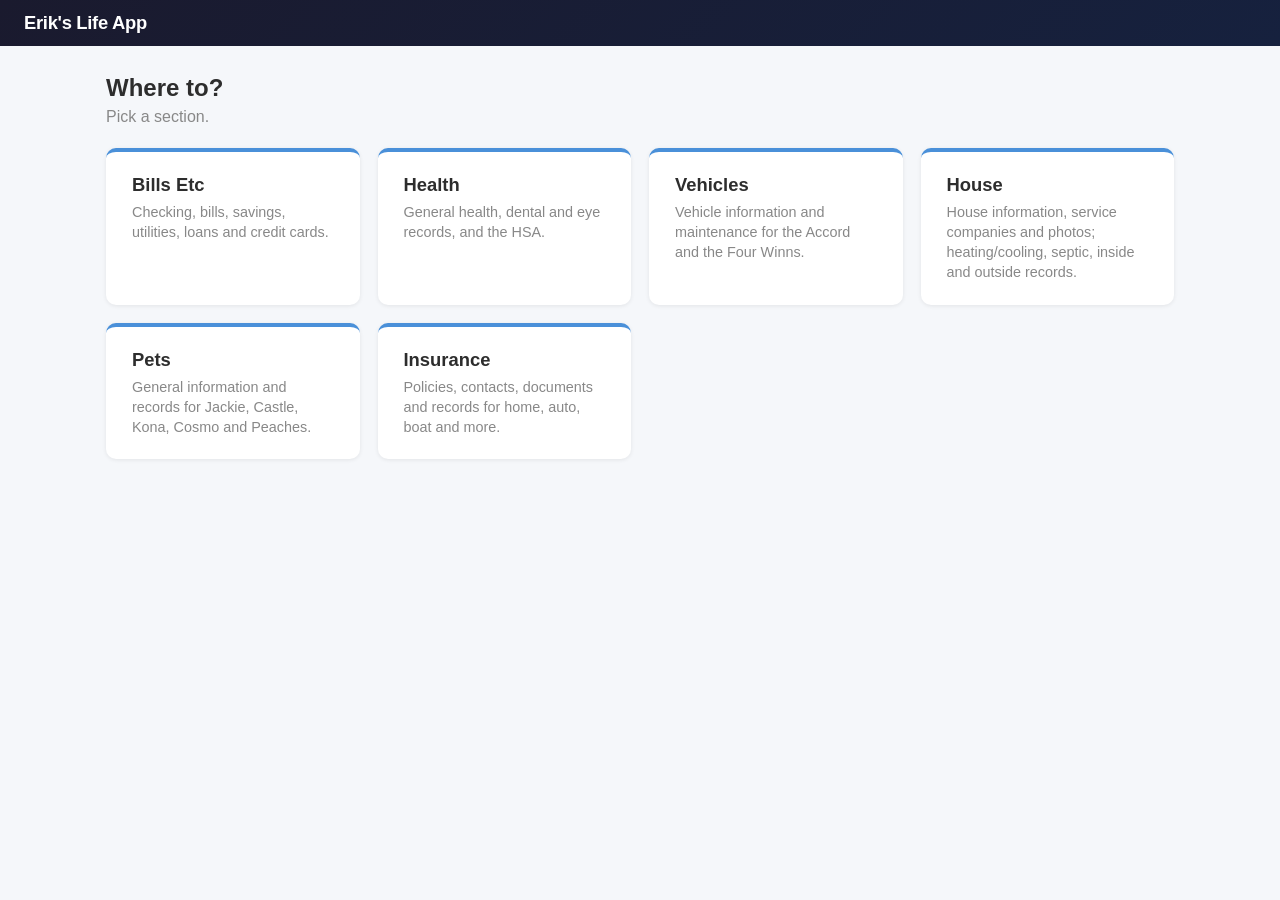
<file: docs/index.html>
<!doctype html>
<html lang="en">
<head>
    <meta charset="utf-8">
    <meta name="viewport" content="width=device-width, initial-scale=1">
    <title>Erik's Life App</title>
    <script>
        // Links saved before Bills Etc moved to its own page (…/#month, …/#utilities/water) still open that page.
        if (location.hash.length > 1) location.replace('bills-etc/' + location.hash);
    </script>
    <style>
        :root {
            --bg: #f5f7fa;
            --surface: #ffffff;
            --text: #2d2d2d;
            --muted: #888;
            --navy: #1a1a2e;
            --navy-2: #16213e;
            --blue: #4a90d9;
        }
        * { box-sizing: border-box; margin: 0; padding: 0; }
        body {
            font-family: -apple-system, BlinkMacSystemFont, 'Segoe UI', Roboto, sans-serif;
            color: var(--text);
            background: var(--bg);
            min-height: 100vh;
        }
        .topbar {
            background: linear-gradient(135deg, var(--navy) 0%, var(--navy-2) 100%);
            color: #fff;
            padding: 12px 24px;
        }
        .brand { font-weight: 700; font-size: 1.15em; letter-spacing: -0.3px; }
        main { max-width: 1100px; margin: 28px auto; padding: 0 16px 60px; }
        h1 { font-size: 1.5em; margin-bottom: 6px; }
        p.lead { color: var(--muted); margin-bottom: 22px; }
        .apps { display: grid; grid-template-columns: repeat(auto-fill, minmax(240px, 1fr)); gap: 18px; }
        .app {
            display: block;
            background: var(--surface);
            border-radius: 10px;
            padding: 22px 26px;
            box-shadow: 0 1px 4px rgba(0,0,0,0.08);
            color: inherit;
            text-decoration: none;
            border-top: 4px solid var(--blue);
            transition: box-shadow 0.15s, transform 0.15s;
        }
        .app:hover { box-shadow: 0 4px 14px rgba(0,0,0,0.12); transform: translateY(-2px); }
        .app h2 { font-size: 1.15em; margin-bottom: 6px; }
        .app p { color: var(--muted); font-size: 0.9em; line-height: 1.4; }
    </style>
</head>
<body>
    <header class="topbar">
        <div class="brand">Erik's Life App</div>
    </header>
    <main>
        <h1>Where to?</h1>
        <p class="lead">Pick a section.</p>
        <div class="apps">
            <a class="app" href="bills-etc/">
                <h2>Bills Etc</h2>
                <p>Checking, bills, savings, utilities, loans and credit cards.</p>
            </a>
            <a class="app" href="health/">
                <h2>Health</h2>
                <p>General health, dental and eye records, and the HSA.</p>
            </a>
            <a class="app" href="vehicles/">
                <h2>Vehicles</h2>
                <p>Vehicle information and maintenance for the Accord and the Four Winns.</p>
            </a>
            <a class="app" href="house/">
                <h2>House</h2>
                <p>House information, service companies and photos; heating/cooling, septic, inside and outside records.</p>
            </a>
            <a class="app" href="pets/">
                <h2>Pets</h2>
                <p>General information and records for Jackie, Castle, Kona, Cosmo and Peaches.</p>
            </a>
            <a class="app" href="insurance/">
                <h2>Insurance</h2>
                <p>Policies, contacts, documents and records for home, auto, boat and more.</p>
            </a>
        </div>
    </main>
</body>
</html>
</file>
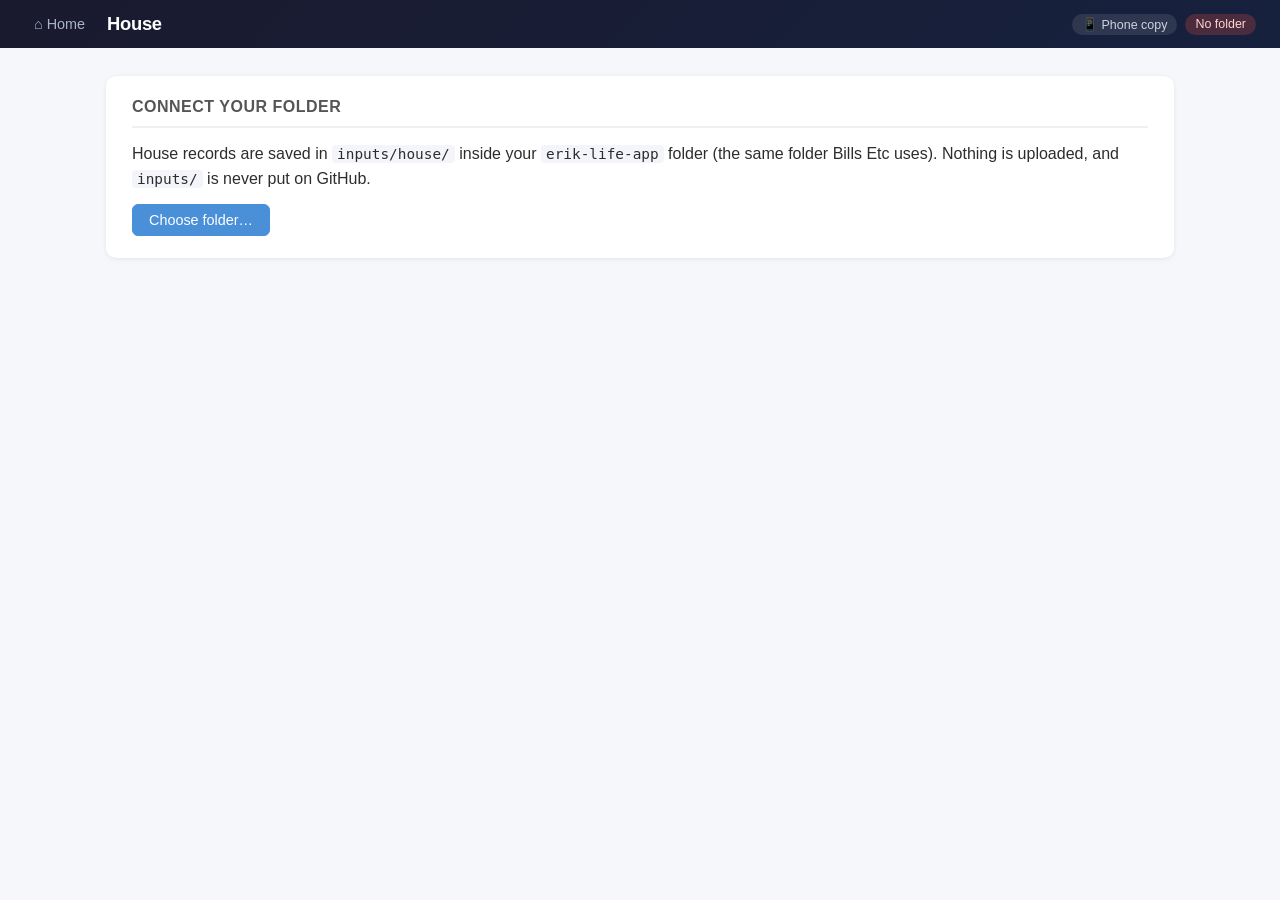
<file: docs/house/index.html>
<!doctype html>
<html lang="en">
<head>
    <meta charset="utf-8">
    <meta name="viewport" content="width=device-width, initial-scale=1">
    <title>House</title>
    <link rel="stylesheet" href="../bills-etc/css/app.css">
    <link rel="stylesheet" href="../shared/css/records.css">
    <link rel="stylesheet" href="../vehicles/css/vehicles.css">
    <!-- app-version:start (written by tools/stamp_version.py) -->
    <script type="module">
        const VERSION = "20261023221100";
        const FILES = ["js/app.js", "js/house.js", "js/views/house.js", "js/views/improvements.js", "js/views/projects.js", "js/views/settings.js", "../bills-etc/css/app.css", "../bills-etc/js/csv.js", "../bills-etc/js/datatable.js", "../bills-etc/js/dates.js", "../bills-etc/js/filtermenu.js", "../bills-etc/js/fs.js", "../bills-etc/js/util.js", "../shared/css/records.css", "../shared/js/fileguard.js", "../shared/js/folder.js", "../shared/js/infobox.js", "../shared/js/phonecopy.js", "../shared/js/recordtable.js", "../health/js/records.js", "../vehicles/js/vehicles.js", "../house/js/house.js", "../pets/js/pets.js", "../vehicles/css/vehicles.css", "../vehicles/js/views/gallery.js", "../vehicles/js/views/places.js", "../vehicles/js/views/guides.js"];
        // After an update, fetch every file fresh once so new pages never run with old cached code.
        try {
            if (localStorage.getItem('house-version') !== VERSION) {
                await Promise.all(FILES.map(f => fetch(f, { cache: 'reload' }).catch(() => null)));
                localStorage.setItem('house-version', VERSION);
                document.querySelectorAll('link[rel=stylesheet]').forEach(l => { l.href = l.getAttribute('href') + '?v=' + VERSION; });
            }
        } catch { /* storage blocked: just start */ }
        await import('./js/app.js');
    </script>
    <!-- app-version:end -->
</head>
<body>
    <header class="topbar">
        <a class="home-link" href="../" title="Back to the home page">⌂ Home</a>
        <div class="brand">House</div>
        <nav id="nav"></nav>
        <div class="status">
            <button type="button" id="phone-copy" class="phone-btn" title="Make a read-only copy for your phone">📱 Phone copy</button>
            <span id="st-folder" class="pill">No folder</span>
        </div>
    </header>
    <main id="view"></main>
    <div id="toast"></div>
</body>
</html>
</file>
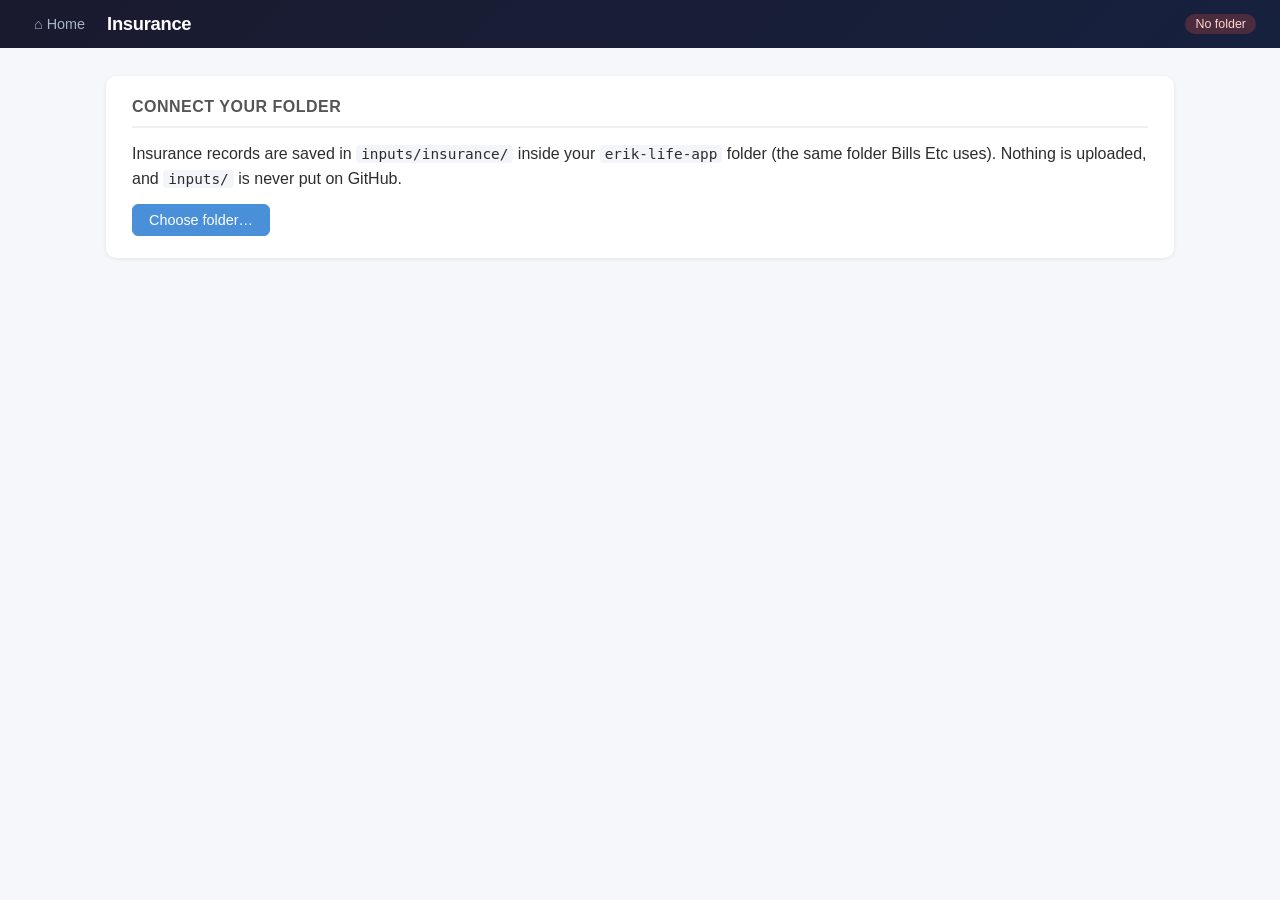
<file: docs/insurance/index.html>
<!doctype html>
<html lang="en">
<head>
    <meta charset="utf-8">
    <meta name="viewport" content="width=device-width, initial-scale=1">
    <title>Insurance</title>
    <link rel="stylesheet" href="../bills-etc/css/app.css">
    <link rel="stylesheet" href="../shared/css/records.css">
    <link rel="stylesheet" href="../vehicles/css/vehicles.css">
    <!-- app-version:start (written by tools/stamp_version.py) -->
    <script type="module">
        const VERSION = "20261023221100";
        const FILES = ["js/app.js", "js/insurance.js", "js/views/policy.js", "../bills-etc/css/app.css", "../bills-etc/js/csv.js", "../bills-etc/js/datatable.js", "../bills-etc/js/dates.js", "../bills-etc/js/filtermenu.js", "../bills-etc/js/fs.js", "../bills-etc/js/util.js", "../shared/css/records.css", "../shared/js/fileguard.js", "../shared/js/folder.js", "../shared/js/infobox.js", "../shared/js/phonecopy.js", "../shared/js/recordtable.js", "../health/js/records.js", "../vehicles/js/vehicles.js", "../house/js/house.js", "../pets/js/pets.js", "../vehicles/css/vehicles.css", "../vehicles/js/views/gallery.js", "../vehicles/js/views/places.js"];
        // After an update, fetch every file fresh once so new pages never run with old cached code.
        try {
            if (localStorage.getItem('insurance-version') !== VERSION) {
                await Promise.all(FILES.map(f => fetch(f, { cache: 'reload' }).catch(() => null)));
                localStorage.setItem('insurance-version', VERSION);
                document.querySelectorAll('link[rel=stylesheet]').forEach(l => { l.href = l.getAttribute('href') + '?v=' + VERSION; });
            }
        } catch { /* storage blocked: just start */ }
        await import('./js/app.js');
    </script>
    <!-- app-version:end -->
</head>
<body>
    <header class="topbar">
        <a class="home-link" href="../" title="Back to the home page">⌂ Home</a>
        <div class="brand">Insurance</div>
        <nav id="nav"></nav>
        <div class="status">
            <span id="st-folder" class="pill">No folder</span>
        </div>
    </header>
    <main id="view"></main>
    <div id="toast"></div>
</body>
</html>
</file>
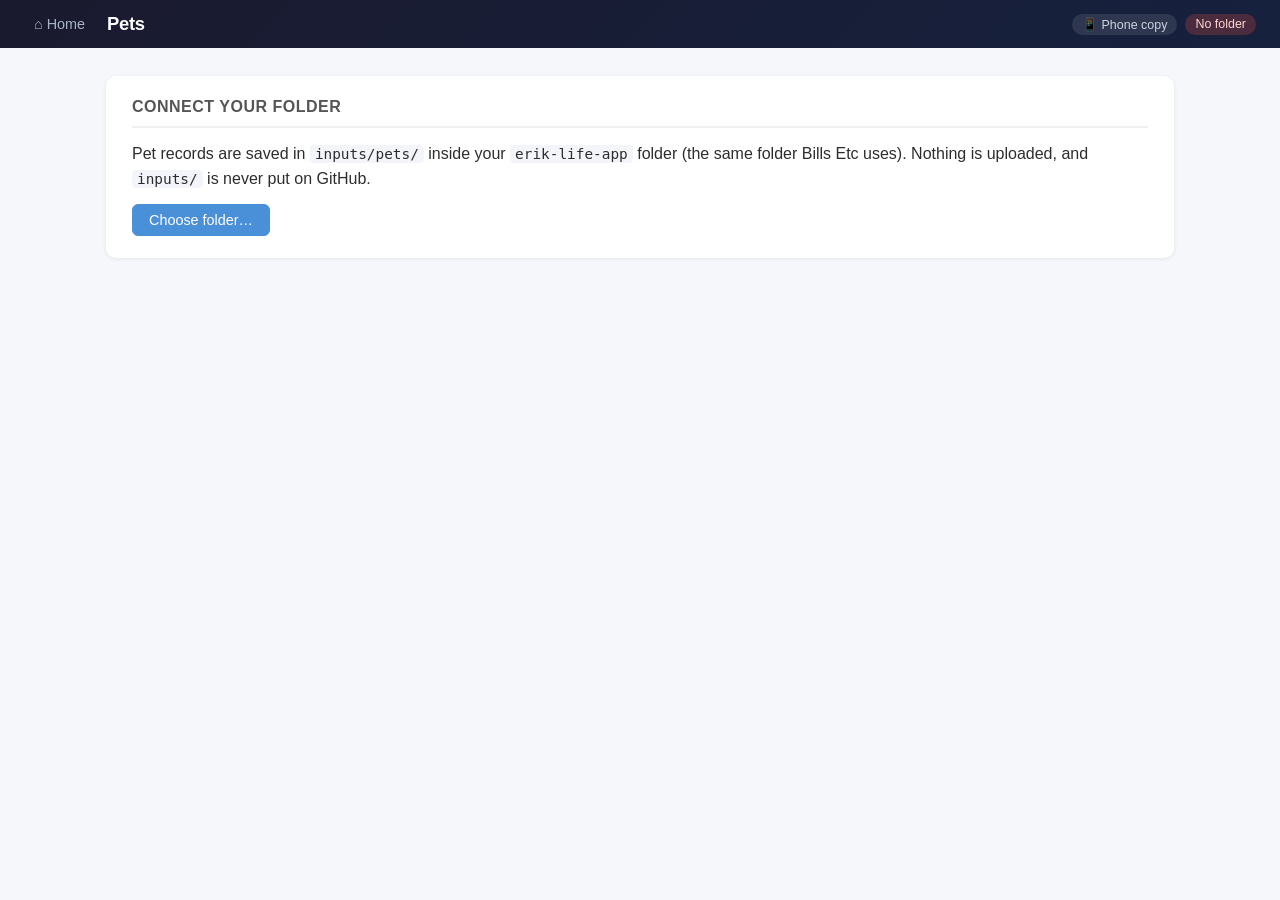
<file: docs/pets/index.html>
<!doctype html>
<html lang="en">
<head>
    <meta charset="utf-8">
    <meta name="viewport" content="width=device-width, initial-scale=1">
    <title>Pets</title>
    <link rel="stylesheet" href="../bills-etc/css/app.css">
    <link rel="stylesheet" href="../shared/css/records.css">
    <link rel="stylesheet" href="../vehicles/css/vehicles.css">
    <!-- app-version:start (written by tools/stamp_version.py) -->
    <script type="module">
        const VERSION = "20261023221100";
        const FILES = ["js/app.js", "js/pets.js", "js/views/pet.js", "../bills-etc/css/app.css", "../bills-etc/js/csv.js", "../bills-etc/js/datatable.js", "../bills-etc/js/dates.js", "../bills-etc/js/filtermenu.js", "../bills-etc/js/fs.js", "../bills-etc/js/util.js", "../shared/css/records.css", "../shared/js/fileguard.js", "../shared/js/folder.js", "../shared/js/infobox.js", "../shared/js/phonecopy.js", "../shared/js/recordtable.js", "../health/js/records.js", "../vehicles/js/vehicles.js", "../house/js/house.js", "../pets/js/pets.js", "../vehicles/css/vehicles.css", "../vehicles/js/views/gallery.js"];
        // After an update, fetch every file fresh once so new pages never run with old cached code.
        try {
            if (localStorage.getItem('pets-version') !== VERSION) {
                await Promise.all(FILES.map(f => fetch(f, { cache: 'reload' }).catch(() => null)));
                localStorage.setItem('pets-version', VERSION);
                document.querySelectorAll('link[rel=stylesheet]').forEach(l => { l.href = l.getAttribute('href') + '?v=' + VERSION; });
            }
        } catch { /* storage blocked: just start */ }
        await import('./js/app.js');
    </script>
    <!-- app-version:end -->
</head>
<body>
    <header class="topbar">
        <a class="home-link" href="../" title="Back to the home page">⌂ Home</a>
        <div class="brand">Pets</div>
        <nav id="nav"></nav>
        <div class="status">
            <button type="button" id="phone-copy" class="phone-btn" title="Make a read-only copy for your phone">📱 Phone copy</button>
            <span id="st-folder" class="pill">No folder</span>
        </div>
    </header>
    <main id="view"></main>
    <div id="toast"></div>
</body>
</html>
</file>
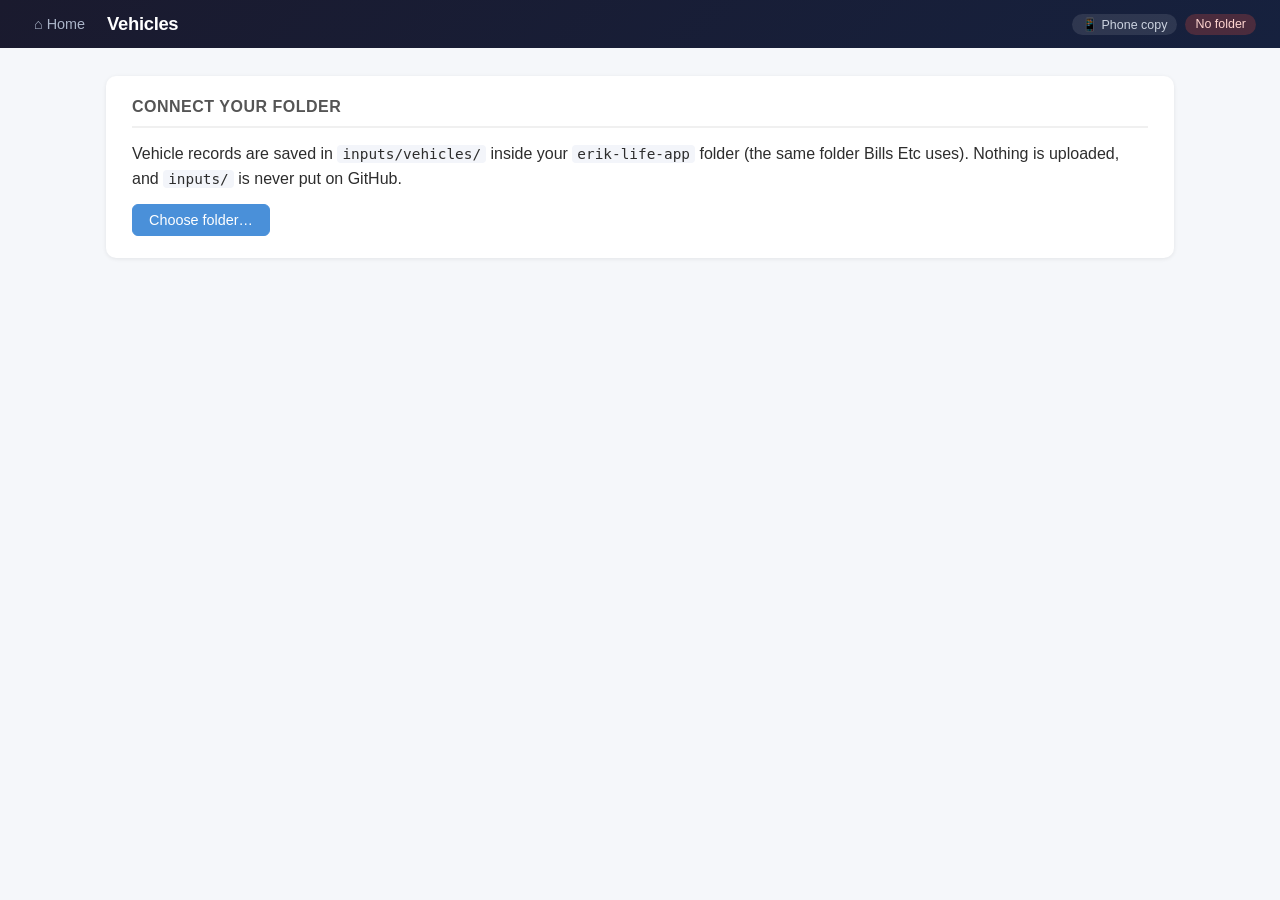
<file: docs/vehicles/index.html>
<!doctype html>
<html lang="en">
<head>
    <meta charset="utf-8">
    <meta name="viewport" content="width=device-width, initial-scale=1">
    <title>Vehicles</title>
    <link rel="stylesheet" href="../bills-etc/css/app.css">
    <link rel="stylesheet" href="../shared/css/records.css">
    <link rel="stylesheet" href="css/vehicles.css">
    <!-- app-version:start (written by tools/stamp_version.py) -->
    <script type="module">
        const VERSION = "20261023221100";
        const FILES = ["css/vehicles.css", "js/app.js", "js/vehicles.js", "js/views/gallery.js", "js/views/guides.js", "js/views/notes.js", "js/views/places.js", "js/views/vehicle.js", "../bills-etc/css/app.css", "../bills-etc/js/csv.js", "../bills-etc/js/datatable.js", "../bills-etc/js/dates.js", "../bills-etc/js/filtermenu.js", "../bills-etc/js/fs.js", "../bills-etc/js/util.js", "../shared/css/records.css", "../shared/js/fileguard.js", "../shared/js/folder.js", "../shared/js/infobox.js", "../shared/js/phonecopy.js", "../shared/js/recordtable.js", "../health/js/records.js", "../vehicles/js/vehicles.js", "../house/js/house.js", "../pets/js/pets.js"];
        // After an update, fetch every file fresh once so new pages never run with old cached code.
        try {
            if (localStorage.getItem('vehicles-version') !== VERSION) {
                await Promise.all(FILES.map(f => fetch(f, { cache: 'reload' }).catch(() => null)));
                localStorage.setItem('vehicles-version', VERSION);
                document.querySelectorAll('link[rel=stylesheet]').forEach(l => { l.href = l.getAttribute('href') + '?v=' + VERSION; });
            }
        } catch { /* storage blocked: just start */ }
        await import('./js/app.js');
    </script>
    <!-- app-version:end -->
</head>
<body>
    <header class="topbar">
        <a class="home-link" href="../" title="Back to the home page">⌂ Home</a>
        <div class="brand">Vehicles</div>
        <nav id="nav"></nav>
        <div class="status">
            <button type="button" id="phone-copy" class="phone-btn" title="Make a read-only copy for your phone">📱 Phone copy</button>
            <span id="st-folder" class="pill">No folder</span>
        </div>
    </header>
    <main id="view"></main>
    <div id="toast"></div>
</body>
</html>
</file>
<file: docs/bills-etc/css/app.css>
:root {
    --bg: #f5f7fa;
    --surface: #ffffff;
    --text: #2d2d2d;
    --muted: #888;
    --faint: #aaa;
    --line: #f0f0f0;
    --line-strong: #dde3f0;
    --head: #f0f4ff;
    --hover: #fafbff;
    --navy: #1a1a2e;
    --navy-2: #16213e;
    --blue: #4a90d9;
    --blue-text: #3a5ca8;
    --green: #27ae60;
    --red: #e74c3c;
    --orange: #e67e22;
    --purple: #7b2ff7;
}

* { box-sizing: border-box; margin: 0; padding: 0; }
[hidden] { display: none !important; }
body {
    font-family: -apple-system, BlinkMacSystemFont, 'Segoe UI', Roboto, sans-serif;
    color: var(--text);
    background: var(--bg);
    min-height: 100vh;
}

/* ── Top bar ─────────────────────────────────────────────────────────── */
.topbar {
    background: linear-gradient(135deg, var(--navy) 0%, var(--navy-2) 100%);
    color: #fff;
    display: flex;
    flex-wrap: wrap;
    align-items: center;
    gap: 10px 24px;
    padding: 12px 24px;
    position: sticky;
    top: 0;
    z-index: 10;
}
.brand { font-weight: 700; font-size: 1.15em; letter-spacing: -0.3px; }
.home-link { color: #aab4c8; text-decoration: none; font-size: 0.9em; padding: 4px 10px; margin-right: -12px; border-radius: 6px; }
.home-link:hover { color: #fff; background: rgba(255,255,255,0.08); }
#nav { display: flex; flex-wrap: wrap; gap: 4px; }
#nav a {
    color: #aab4c8;
    text-decoration: none;
    padding: 6px 12px;
    border-radius: 6px;
    font-size: 0.9em;
}
#nav a:hover { color: #fff; background: rgba(255,255,255,0.08); }
#nav a.active { color: #fff; background: rgba(255,255,255,0.16); }
.status { margin-left: auto; display: flex; gap: 8px; flex-wrap: wrap; }
.pill {
    font-size: 0.78em;
    padding: 3px 10px;
    border-radius: 12px;
    background: rgba(255,255,255,0.1);
    color: #ccd3e0;
    white-space: nowrap;
}
.pill.ok { background: rgba(39,174,96,0.25); color: #c8f5d8; }
.pill.bad { background: rgba(231,76,60,0.25); color: #ffd5d0; }

/* ── Layout ──────────────────────────────────────────────────────────── */
main { max-width: 1100px; margin: 28px auto; padding: 0 16px 60px; }
h1.page { font-size: 1.5em; margin-bottom: 6px; }
p.lead { color: var(--muted); margin-bottom: 22px; }
section {
    background: var(--surface);
    border-radius: 10px;
    padding: 22px 26px;
    margin-bottom: 18px;
    box-shadow: 0 1px 4px rgba(0,0,0,0.08);
}
section h2 {
    font-size: 1.0em;
    text-transform: uppercase;
    letter-spacing: 0.5px;
    color: #555;
    margin-bottom: 14px;
    padding-bottom: 10px;
    border-bottom: 2px solid var(--line);
    display: flex;
    align-items: center;
    gap: 10px;
}
section h2 .sub { font-weight: 400; font-size: 0.85em; color: var(--faint); text-transform: none; letter-spacing: 0; }
section p { line-height: 1.55; }
section p + p { margin-top: 8px; }
.note { font-size: 0.84em; color: #999; margin-top: 10px; font-style: italic; }
.muted { color: var(--faint); }
code, .mono { font-family: Consolas, 'SF Mono', monospace; font-size: 0.9em; }
code { background: #f3f5fa; padding: 1px 5px; border-radius: 4px; }
pre.cmd {
    background: #1a1a2e; color: #e6e9f0; padding: 12px 14px; border-radius: 8px;
    font-family: Consolas, 'SF Mono', monospace; font-size: 0.86em; overflow-x: auto; margin: 8px 0;
}
.row { display: flex; flex-wrap: wrap; align-items: center; gap: 10px; }
.spacer { flex: 1; }
.grid-2 { display: grid; grid-template-columns: repeat(auto-fit, minmax(300px, 1fr)); gap: 18px; }
.grid-2 > section { margin-bottom: 0; }
.banner {
    padding: 12px 16px; border-radius: 8px; margin-bottom: 18px; font-size: 0.92em; line-height: 1.5;
    background: #fff8e1; color: #8a5a00; border: 1px solid #f5e1a4;
}
.banner.bad { background: #fdecea; color: #a8322a; border-color: #f5c6c0; }
.banner.ok { background: #e8f8ef; color: #1e7a46; border-color: #bfe8cf; }
.banner.updated-fresh { background: #e8f8ef; color: #1e7a46; border-color: #bfe8cf; }
.banner.updated-aging { background: #fffbe0; color: #7a6400; border-color: #f0e08a; }
.banner.updated-old { background: #fff0e0; color: #a0520a; border-color: #f5c99a; }
.banner.updated-stale { background: #fdecea; color: #a8322a; border-color: #f5c6c0; }

/* ── Controls ────────────────────────────────────────────────────────── */
button, .btn {
    font: inherit; font-size: 0.9em; font-weight: 500;
    padding: 7px 16px; border-radius: 6px; cursor: pointer;
    border: 1px solid var(--line-strong); background: var(--head); color: #444;
}
button:hover { background: #dde8ff; }
button.primary { background: var(--blue); border-color: var(--blue); color: #fff; }
button.primary:hover { background: #3b7fc6; }
button.danger { background: #fff; border-color: #f5c6c0; color: var(--red); }
button.danger:hover { background: #fdecea; }
button:disabled { opacity: 0.5; cursor: not-allowed; }
button.small { padding: 3px 10px; font-size: 0.82em; }
input[type=text], input[type=number], input[type=search], input[type=url], input[type=date], select {
    font: inherit; font-size: 0.9em;
    padding: 6px 10px; border: 1px solid var(--line-strong); border-radius: 6px; background: #f8faff;
}
input:focus, select:focus { outline: 2px solid var(--blue); outline-offset: -1px; background: #fff; }
label.field { display: flex; flex-direction: column; gap: 4px; font-size: 0.85em; color: #555; }
label.check { display: inline-flex; align-items: center; gap: 6px; font-size: 0.9em; cursor: pointer; }

/* ── Tables ──────────────────────────────────────────────────────────── */
.table-wrap { overflow-x: auto; }
table { border-collapse: collapse; width: 100%; font-size: 0.92em; }
th {
    background: var(--head); color: #444; padding: 9px 13px;
    text-align: left; font-weight: 600; border-bottom: 2px solid var(--line-strong);
    white-space: nowrap;
}
td { padding: 8px 13px; border-bottom: 1px solid var(--line); vertical-align: middle; }
tr:last-child td { border-bottom: none; }
tbody tr:hover td { background: var(--hover); }
tr.total-row td { background: #f8faff; border-top: 2px solid var(--line-strong); }
th.num, td.num, .amt { text-align: right; font-family: Consolas, 'SF Mono', monospace; }
th.sortable { cursor: pointer; user-select: none; }
th.sortable:hover { background: #dde8ff; }
.positive { color: var(--green); font-weight: 700; }
.negative { color: var(--red); font-weight: 700; }
.income-amt { color: var(--green); font-weight: 600; font-family: Consolas, monospace; text-align: right; }
.expense-amt { color: var(--red); font-family: Consolas, monospace; text-align: right; }
.zero { color: #ccc; }
.cat-badge {
    background: var(--head); color: var(--blue-text); border-radius: 4px;
    padding: 2px 8px; font-size: 0.82em; font-weight: 500; white-space: nowrap;
}
.cat-badge.credit-card { background: #fff0f6; color: #c0392b; }
.cat-badge.income { background: #e8f8ef; color: var(--green); }
.note-text { font-size: 0.85em; color: var(--muted); font-style: italic; }
td.edit-cell input, td.edit-cell select { width: 100%; min-width: 120px; }
tr.dirty td { background: #fffbea; }

/* ── Excel-style column filters ──────────────────────────────────────── */
.filter-table th { padding: 6px 8px 6px 13px; }
.th-inner { display: flex; align-items: center; gap: 6px; }
th.num .th-inner { justify-content: flex-end; }
.th-label { cursor: pointer; user-select: none; }
.th-label:hover { color: var(--blue-text); }
.fbtn {
    padding: 0 5px; min-width: 22px; height: 22px; line-height: 1; font-size: 0.8em;
    border-radius: 4px; background: #fff; border: 1px solid var(--line-strong); color: #666;
}
.fbtn:hover { background: #dde8ff; }
th.filtered { background: #e3edff; }
th.filtered .fbtn { background: var(--blue); border-color: var(--blue); color: #fff; }
th.filtered .fbtn::before { content: '⧩ '; font-size: 0.9em; }
.fmenu {
    position: absolute; z-index: 50; background: #fff; border: 1px solid var(--line-strong);
    border-radius: 8px; box-shadow: 0 8px 24px rgba(0,0,0,0.16); padding: 6px; font-size: 0.88em;
    display: flex; flex-direction: column; gap: 4px;
}
.fmenu-item { text-align: left; background: none; border: none; padding: 6px 8px; border-radius: 4px; font-weight: 400; }
.fmenu-item:hover { background: var(--head); }
.fmenu-sep { border-top: 1px solid var(--line); margin: 2px 0; }
.fmenu-search { width: 100%; }
.fmenu-all, .fmenu-row { display: flex; align-items: center; gap: 8px; padding: 3px 6px; cursor: pointer; border-radius: 4px; }
.fmenu-all { border-bottom: 1px solid var(--line); padding-bottom: 6px; }
.fmenu-row:hover { background: var(--hover); }
.fmenu-list { max-height: 260px; overflow-y: auto; }
.fmenu-label { flex: 1; overflow: hidden; text-overflow: ellipsis; white-space: nowrap; }
.fmenu-count { color: var(--faint); font-size: 0.85em; font-variant-numeric: tabular-nums; }
.fmenu-more { color: var(--faint); font-style: italic; padding: 6px; }
.fmenu-actions { display: flex; gap: 6px; padding-top: 6px; border-top: 1px solid var(--line); }
.desc-cell { font-size: 0.85em; color: #666; max-width: 280px; }

/* ── Cards / badges ──────────────────────────────────────────────────── */
.cards { display: grid; grid-template-columns: repeat(auto-fit, minmax(200px, 1fr)); gap: 14px; margin-bottom: 18px; }
.card { background: var(--surface); border-radius: 10px; padding: 18px 22px; box-shadow: 0 1px 4px rgba(0,0,0,0.08); }
.card .label { font-size: 0.78em; text-transform: uppercase; letter-spacing: 0.5px; color: var(--muted); }
.card .value { font-size: 1.55em; font-weight: 700; margin-top: 6px; font-variant-numeric: tabular-nums; }
.card .sub { font-size: 0.78em; color: var(--faint); margin-top: 4px; }
.badge { display: inline-block; padding: 2px 9px; border-radius: 12px; font-size: 0.78em; font-weight: 600; }
.badge-ok { background: #e8f8ef; color: var(--green); }
.badge-warn { background: #fff8e1; color: var(--orange); }
.badge-over { background: #fdecea; color: var(--red); }
.badge-neutral { background: #f0f0f0; color: #999; }
.source-tag { font-size: 0.75em; padding: 1px 6px; border-radius: 10px; font-weight: 500; }
.source-edited { background: #f3e8ff; color: var(--purple); font-weight: 600; }
.source-ai { background: #e8f0fe; color: var(--blue-text); }
.source-history { background: #e6f7f7; color: #138d8d; }
.source-cache { background: #e8f8ef; color: var(--green); }
.source-rules { background: #fff8e1; color: var(--orange); }
.progress-bar { height: 10px; background: #eee; border-radius: 10px; overflow: hidden; margin: 6px 0 4px; }
.progress-fill { height: 100%; border-radius: 10px; background: linear-gradient(90deg, #4a90d9, #5ba3e8); }
.progress-label { display: flex; justify-content: space-between; font-size: 0.82em; color: #777; }

.log {
    background: #1a1a2e; color: #d6dbe6; font-family: Consolas, 'SF Mono', monospace; font-size: 0.82em;
    border-radius: 8px; padding: 12px 14px; max-height: 360px; overflow: auto; white-space: pre-wrap;
    line-height: 1.5;
}
.log .err { color: #ff9b8f; }
.log .ok { color: #8fe3ad; }
.log .dim { color: #8590a6; }
.summary-table td, .summary-table th { padding: 5px 10px; }

/* ── Charts ──────────────────────────────────────────────────────────── */
.chart-wrap { margin: 4px 0 22px; }
.chart-wrap canvas { display: block; width: 100%; }
.chart-legend { display: flex; flex-wrap: wrap; gap: 8px 20px; margin-bottom: 10px; font-size: 0.82em; color: #555; }
.chart-legend span { display: flex; align-items: center; gap: 6px; }
.legend-dot { width: 12px; height: 12px; border-radius: 2px; flex-shrink: 0; }
.legend-line { width: 18px; height: 2px; border-top: 2px dashed var(--green); flex-shrink: 0; }
.cat-toggle {
    display: inline-flex; align-items: center; gap: 6px;
    padding: 4px 12px; border-radius: 20px; border: 1px solid var(--line-strong);
    background: var(--head); color: #666; font-size: 0.82em; cursor: pointer; user-select: none;
}
.cat-toggle .legend-dot { background: var(--cat-color); width: 9px; height: 9px; border-radius: 50%; }
.cat-toggle.active { background: var(--cat-color); border-color: var(--cat-color); color: #fff; font-weight: 500; }
.cat-toggle.active .legend-dot { background: rgba(255,255,255,0.7); }
.cat-toggle:not(.active) { opacity: 0.45; }
.ai-box { line-height: 1.7; color: #333; }
.ai-box p { margin-bottom: 12px; }
.ai-box ul { padding-left: 20px; margin-bottom: 12px; }
.ai-box li { margin-bottom: 6px; }

/* ── Config editor ───────────────────────────────────────────────────── */
.kv-row { display: grid; grid-template-columns: 1fr 140px 36px; gap: 8px; margin-bottom: 8px; align-items: center; }
.check-grid { display: grid; grid-template-columns: repeat(auto-fill, minmax(170px, 1fr)); gap: 8px; }

/* ── Toast ───────────────────────────────────────────────────────────── */
#toast {
    position: fixed; bottom: 20px; left: 50%; transform: translateX(-50%);
    display: flex; flex-direction: column; gap: 8px; z-index: 100; pointer-events: none;
}
#toast div {
    background: #1a1a2e; color: #fff; padding: 10px 18px; border-radius: 8px; font-size: 0.9em;
    box-shadow: 0 4px 14px rgba(0,0,0,0.2);
}
#toast div.bad { background: #a8322a; }
#toast div.ok { background: #1e7a46; }

@media (max-width: 640px) {
    .topbar { padding: 10px 16px; }
    .status { margin-left: 0; }
    section { padding: 16px; }
    .kv-row { grid-template-columns: 1fr 100px 36px; }
}

.nowrap { white-space: nowrap; }
.dt-bar { display: flex; align-items: center; gap: 10px; font-size: 0.85em; color: var(--muted); margin-bottom: 8px; }

/* ── Dashboard ───────────────────────────────────────────────────────── */
.dash-head { margin-bottom: 4px; }
.month-nav { display: flex; align-items: center; gap: 6px; }
.month-nav select { font-weight: 600; min-width: 170px; }
.month-nav button { padding: 6px 12px; }
.kpis .value { font-size: 1.7em; }
.kpis .cmp { font-size: 0.82em; margin-top: 6px; line-height: 1.4; color: var(--muted); }
.delta-good { color: var(--green); font-weight: 600; }
.delta-bad { color: var(--red); font-weight: 600; }
.where-row {
    display: grid; grid-template-columns: minmax(120px, 190px) 1fr 100px minmax(120px, 170px);
    align-items: center; gap: 12px; width: 100%; text-align: left;
    background: none; border: none; border-radius: 6px; padding: 7px 8px; font-weight: 400;
}
.where-row:hover { background: var(--hover); }
.where-row.active { background: #e3edff; }
.where-name { font-weight: 500; white-space: nowrap; overflow: hidden; text-overflow: ellipsis; }
.where-name .muted { font-size: 0.8em; font-weight: 400; }
.where-bar { height: 12px; background: #f0f2f7; border-radius: 6px; overflow: hidden; }
.where-bar span { display: block; height: 100%; background: #4a90d9; border-radius: 6px; }
.where-row.active .where-bar span { background: var(--navy-2); }
.where-amt { text-align: right; font-family: Consolas, 'SF Mono', monospace; font-weight: 600; }
.where-delta { font-size: 0.82em; }
.moved { display: flex; flex-wrap: wrap; align-items: center; gap: 8px; margin-top: 14px; padding-top: 12px; border-top: 1px solid var(--line); font-size: 0.9em; }
.chip { border-radius: 16px; padding: 4px 12px; font-size: 0.88em; background: var(--head); }
.chip.active { background: var(--navy-2); border-color: var(--navy-2); color: #fff; }
.dash-more { background: var(--surface); border-radius: 10px; padding: 14px 26px; margin-bottom: 18px; box-shadow: 0 1px 4px rgba(0,0,0,0.08); }
.dash-more > summary { cursor: pointer; font-weight: 600; color: #555; text-transform: uppercase; letter-spacing: 0.5px; font-size: 0.9em; }
.dash-more[open] > summary { margin-bottom: 14px; }
.dash-more h3 { font-size: 0.95em; color: #555; margin: 14px 0 8px; }
@media (max-width: 640px) {
    .where-row { grid-template-columns: 1fr 90px; }
    .where-bar { grid-column: 1 / -1; grid-row: 2; }
    .where-delta { grid-column: 1 / -1; }
}
.save-bar { display: flex; align-items: center; gap: 10px; padding: 8px 12px; margin-bottom: 10px; border-radius: 8px; background: #fffbea; border: 1px solid #f5e1a4; font-size: 0.9em; }
.cell-input { width: 100%; min-width: 110px; }
.merge-bar { position: sticky; top: 64px; z-index: 5; background: #eef4ff; border: 1px solid #c9dafc; border-radius: 8px; padding: 10px 14px; margin: 10px 0; font-size: 0.9em; }
.suggest-list { display: flex; flex-direction: column; gap: 4px; }
.suggest-row { display: flex; align-items: center; gap: 10px; padding: 6px 8px; border-radius: 6px; background: #f8faff; font-size: 0.9em; }
.suggest-names { flex: 1; }
.suggest-names small { color: var(--faint); }
tr.selected-row td { background: #eef4ff; }

/* ── Utilities ───────────────────────────────────────────────────────── */
.subnav { display: flex; flex-wrap: wrap; gap: 4px; margin: 6px 0 18px; border-bottom: 2px solid var(--line-strong); }
.subnav a {
    padding: 8px 16px; color: #666; text-decoration: none; font-weight: 500;
    border-bottom: 3px solid transparent; margin-bottom: -2px;
}
.subnav a:hover { color: var(--blue-text); }
.subnav a.active { color: var(--navy-2); border-bottom-color: var(--blue); }
h2.page-sub { font-size: 1.2em; }
.bill-note { min-width: 240px; }
.ledger td:first-child { width: 100%; }
.ledger td.amt { white-space: nowrap; font-size: 1.05em; }
.ledger-sub { font-size: 0.82em; color: var(--muted); margin-top: 2px; }
.ledger-link { font-size: 0.82em; margin-left: 6px; }
.add-bill { margin-top: 14px; padding: 16px 18px; border: 1px solid var(--line-strong); border-radius: 8px; background: #f8faff; }
.add-bill h3 { font-size: 0.95em; color: #555; margin-bottom: 12px; }
.add-grid { display: grid; grid-template-columns: repeat(auto-fit, minmax(200px, 1fr)); gap: 12px; margin-bottom: 12px; }
.add-grid input, .add-grid select { width: 100%; }
.add-preview { font-size: 0.9em; color: #555; margin: 4px 0 12px; min-height: 1.2em; }
.ext-link { font-size: 0.85rem; font-weight: 600; text-transform: none; letter-spacing: 0; color: var(--blue-text); text-decoration: none; padding: 3px 10px; border: 1px solid var(--line-strong); border-radius: 14px; background: #fff; white-space: nowrap; }
.ext-link:hover { background: #dde8ff; }
.yr-charts { margin-top: 18px; }
.chart-title { font-size: 0.9em; color: #555; margin-bottom: 8px; }
.banner.row > span:first-child { flex: 1 1 320px; }
.banner.row > .spacer { flex: 0; }
.paid-tag { margin-left: 6px; text-transform: none; letter-spacing: 0; vertical-align: 1px; }
.paid-btn { margin-left: 6px; text-transform: none; letter-spacing: 0; padding: 2px 10px; }
.paid-undo { padding: 1px 8px; font-size: 0.75em; color: #888; background: #fff; }
.unpaid-list .nowrap { display: inline-flex; align-items: center; gap: 6px; margin: 2px 10px 2px 0; }
/* All bills tables: about half their full height, scrolling inside with the header kept in view. */
.short-table .table-wrap { max-height: 450px; overflow: auto; border: 1px solid var(--line); border-radius: 6px; }
.short-table thead th { position: sticky; top: 0; z-index: 1; }
.paid-edit { display: inline-flex; align-items: center; gap: 4px; }
.paid-edit input { padding: 2px 6px; font-size: 0.85em; }
.year-chips { gap: 6px; margin-bottom: 12px; }
/* Chart hover tooltip */
.chart-tip { position: fixed; z-index: 200; pointer-events: none; background: #1a1a2e; color: #fff; border-radius: 6px; padding: 7px 10px; font-size: 0.82em; line-height: 1.5; box-shadow: 0 4px 14px rgba(0,0,0,0.2); white-space: nowrap; }
.chart-tip .tip-head { font-weight: 600; margin-bottom: 2px; color: #cfd6e6; }
.tip-dot { display: inline-block; width: 9px; height: 9px; border-radius: 2px; margin-right: 6px; vertical-align: 0; }
/* Edit mode for the utility sheets */
.table-tools { gap: 8px; margin-bottom: 8px; font-size: 0.9em; }
.sheet-grid .table-wrap { max-height: 450px; overflow: auto; border: 1px solid var(--line-strong); border-radius: 6px; }
.sheet-table th { position: sticky; top: 0; z-index: 1; font-size: 0.85em; }
.sheet-table td { padding: 2px 4px; }
.sheet-table input { font: inherit; font-size: 0.88em; padding: 3px 6px; border: 1px solid transparent; border-radius: 4px; background: transparent; width: auto; }
.sheet-table input:hover { border-color: var(--line-strong); background: #fff; }
.sheet-table input:focus { border-color: var(--blue); background: #fff; }
.sheet-table input.changed { background: #fffbea; border-color: #f5e1a4; }
.sheet-table .rownum { color: var(--faint); font-size: 0.8em; text-align: right; }
/* Loan/CC */
.loan h2 .badge { font-size: 0.7em; text-transform: none; letter-spacing: 0; }
.loan-grid { max-height: 450px; overflow: auto; border: 1px solid var(--line-strong); border-radius: 6px; }
.loan-grid input[type=date] { width: 140px; }
.loan-grid input[type=number] { width: 110px; }
.loan-grid input[data-k=notes] { width: 100%; min-width: 180px; }
td input[data-k=minPayment] { width: 110px; }
.loan-tables > div + div { margin-top: 22px; }
.loan .cards { grid-template-columns: repeat(auto-fit, minmax(150px, 1fr)); }
.acct-num { font-size: 0.72em; font-weight: 500; text-transform: none; letter-spacing: 0.5px; color: var(--muted); display: inline-flex; align-items: center; gap: 4px; font-family: Consolas, 'SF Mono', monospace; }
.acct-num button { padding: 0 6px; font-size: 0.9em; font-family: inherit; }
.badge-warn { color: var(--orange); font-weight: 600; }
/* Loan/CC: statuses, insights, planner */
.badge-plan { background: #e8f0fe; color: var(--blue-text); }
tr.planned-row td { font-style: italic; color: #7a8599; }
.insight-list { margin: 0 0 16px 18px; line-height: 1.6; font-size: 0.92em; }
.insight-list li { margin-bottom: 4px; }
details.planner { border: 1px solid var(--line-strong); border-radius: 8px; padding: 10px 16px; margin-bottom: 16px; background: #fbfcff; }
details.planner > summary { cursor: pointer; font-weight: 600; color: #444; }
details.planner[open] > summary { margin-bottom: 12px; }
.planner-controls { align-items: flex-end; gap: 14px; }
.planner-controls input[type=range] { flex: 1; min-width: 160px; margin-bottom: 8px; }
.planner-result { margin: 10px 0 8px; font-size: 0.95em; }
.scen-table td, .scen-table th { padding: 6px 10px; }
.scen-row { cursor: pointer; }
.scen-row:hover td { background: #eef4ff; }
/* Loan/CC: collapsible accounts */
.loan-head { cursor: pointer; user-select: none; }
.loan-chevron { color: var(--muted); width: 14px; display: inline-block; }
.loan-summary { display: flex; flex-wrap: wrap; gap: 6px 22px; font-size: 0.9em; color: #555; margin: -4px 0 4px; }
.loan:not(.collapsed) .loan-summary { display: none; }
section.loan.collapsed { padding-bottom: 14px; }
section.loan.collapsed h2 { margin-bottom: 8px; }
/* Loan/CC totals */
.totals-cards { grid-template-columns: repeat(auto-fit, minmax(170px, 1fr)); }
.totals-table td, .totals-table th { padding: 7px 10px; }
.totals-row { cursor: pointer; }
.totals-row:hover td { background: #eef4ff; }
section.loan, .loan .edit-mode .chart-title { scroll-margin-top: 70px; }
/* Savings */
.sav-cards { grid-template-columns: repeat(auto-fit, minmax(170px, 1fr)); }
.bucket-list { display: flex; flex-direction: column; gap: 2px; }
.bucket-row { display: grid; grid-template-columns: minmax(150px, 230px) 1fr 90px 110px 130px; align-items: center; gap: 12px; padding: 6px 8px; border-radius: 6px; list-style: none; cursor: pointer; font-size: 0.92em; }
.bucket-row::-webkit-details-marker { display: none; }
.bucket-row.static { cursor: default; }
.bucket-row:hover { background: var(--hover); }
details.bucket[open] > .bucket-row { background: #eef4ff; }
.b-name { font-weight: 500; overflow: hidden; text-overflow: ellipsis; white-space: nowrap; }
.b-amt { text-align: right; font-family: Consolas, 'SF Mono', monospace; font-weight: 600; }
.b-check { text-align: right; font-size: 0.88em; color: var(--green); }
.b-date { font-size: 0.82em; text-align: right; }
.b-notes { margin: 2px 8px 10px; padding: 10px 14px; background: #f8faff; border-left: 3px solid var(--line-strong); border-radius: 4px; font-size: 0.88em; line-height: 1.6; color: #444; }
details.bucket.separate .where-bar span { background: #9db7d9; }
details.bucket-group { margin-top: 14px; }
details.bucket-group > summary { cursor: pointer; margin-bottom: 8px; }
.upd-grid { display: grid; grid-template-columns: repeat(auto-fill, minmax(190px, 1fr)); gap: 10px; margin-bottom: 10px; }
.b-grid textarea, .loan-grid textarea { font: inherit; font-size: 0.85em; width: 260px; min-height: 34px; }
@media (max-width: 640px) {
    .bucket-row { grid-template-columns: 1fr 80px; }
    .bucket-row .where-bar, .bucket-row .b-check, .bucket-row .b-date { display: none; }
}
.deposit-btn { padding: 2px 8px; font-size: 0.85em; color: var(--green); border-color: #bfe8cf; background: #f2fbf5; font-family: Consolas, 'SF Mono', monospace; }
.deposit-btn:hover { background: #dff5e7; }
.due-tag { color: var(--orange); font-weight: 600; font-size: 0.95em; }
/* Small tabs inside a utility (Electric: Bills / Mini-Splits) */
.pillnav { display: flex; flex-wrap: wrap; gap: 6px; margin: -6px 0 14px; }
.pillnav a { padding: 5px 14px; border-radius: 16px; background: var(--head); color: #555; text-decoration: none; font-size: 0.88em; border: 1px solid var(--line-strong); }
.pillnav a.active { background: var(--navy-2); border-color: var(--navy-2); color: #fff; }
/* Mini-splits */
.spec-grid { display: grid; grid-template-columns: repeat(auto-fill, minmax(190px, 1fr)); gap: 10px 18px; font-size: 0.92em; }
.spec-label { display: block; font-size: 0.75em; text-transform: uppercase; letter-spacing: 0.4px; color: var(--muted); margin-bottom: 2px; }
section.unit h2 .badge { text-transform: none; letter-spacing: 0; font-size: 0.72em; }
.log-grid input[data-k=work], .log-grid input[data-k=notes] { width: 100%; min-width: 180px; }

/* Bills */
.late-cell { color: var(--orange); font-weight: 600; }
.missed-cell { color: var(--red); font-weight: 700; }
.bill-grid td, .bill-grid th { white-space: nowrap; font-size: 0.88em; }
.sched-tag { display: inline-block; padding: 1px 8px; border-radius: 10px; font-size: 0.8em; background: #e8f0fe; color: var(--blue-text); white-space: nowrap; }
.sched-tag.unsched { background: #f0f0f0; color: #888; }

/* Loan form */
.form-sub { font-size: 0.85em; text-transform: uppercase; letter-spacing: 0.4px; color: var(--muted); margin: 14px 0 8px; font-weight: 600; }
.form-sub:first-of-type { margin-top: 4px; }
.form-sub .muted { text-transform: none; letter-spacing: 0; font-weight: 400; }

/* ── Setup: Things to update ─────────────────────────────────────────── */
.due-list .banner { margin-bottom: 6px; padding: 8px 12px; }
.due-list .banner.row > span:first-child { flex: 1 1 320px; }
.due-where { display: inline-block; min-width: 110px; font-size: 0.8em; font-weight: 700; text-transform: uppercase; letter-spacing: 0.04em; opacity: 0.8; }
</file>
<file: docs/shared/css/records.css>
/* Record tables shared by the Home-page sections (Health, Vehicles); loaded after the Bills Etc stylesheet. */
.record-table td { vertical-align: top; }
.record-table td.date { white-space: nowrap; }
.record-table td.text { white-space: pre-wrap; min-width: 160px; }
.record-table .ongoing { color: var(--green); font-size: 0.85em; font-weight: 500; }
.record-table.editing td { padding: 4px 6px; }
.record-table.editing input[type=date] { width: 150px; }
.record-table.editing select { min-width: 130px; }
.record-table.editing textarea {
    font: inherit; font-size: 0.9em; width: 100%; min-width: 200px; min-height: 34px; resize: vertical;
    padding: 6px 10px; border: 1px solid var(--line-strong); border-radius: 6px; background: #f8faff;
}
.record-table.editing textarea:focus { outline: 2px solid var(--blue); outline-offset: -1px; background: #fff; }
.record-table .changed { background: #fffbea !important; border-color: #f5e1a4 !important; }
.record-table td.remove, .record-table td.move { width: 1%; white-space: nowrap; }
.record-table td.remove button { padding: 3px 9px; }
/* A standing note at the top of a section (House maintenance: how often it's due and who does it) */
.section-note { margin: 0 0 12px; padding: 8px 12px; border-left: 3px solid var(--blue); background: var(--head); border-radius: 0 6px 6px 0; }
/* ↑ ↓ buttons in edit lists (shared/js/infobox.js), first in each row of a table being edited */
.move-btns { display: inline-flex; gap: 4px; margin-right: 6px; vertical-align: middle; }
.move-btns button { padding: 3px 9px; }
td.move .move-btns { margin-right: 0; }
.record-table.editing input.num-input { width: 110px; text-align: right; }
.record-table.editing input[list] { min-width: 150px; }

/* 📱 Phone copy button (top bar) and its panel */
.phone-btn { background: rgba(255,255,255,0.1); border: 0; color: #ccd3e0; font-size: 0.78em; padding: 3px 10px; border-radius: 12px; }
.phone-btn:hover { background: rgba(255,255,255,0.2); color: #fff; }
.phone-panel {
    position: fixed; top: 56px; right: 16px; z-index: 50; width: min(420px, calc(100vw - 32px));
    background: var(--surface); border: 1px solid var(--line-strong); border-radius: 10px; padding: 16px 18px;
    box-shadow: 0 8px 28px rgba(0,0,0,0.18); font-size: 0.9em; display: flex; flex-direction: column; gap: 10px;
}
.phone-panel h3 { font-size: 1.05em; }
.phone-panel p { line-height: 1.45; }
.pc-folder { display: flex; align-items: center; gap: 8px; flex-wrap: wrap; }
.phone-btn.stale::after { content: ''; display: inline-block; width: 7px; height: 7px; border-radius: 50%; background: #f5b041; margin-left: 6px; vertical-align: middle; }
.phone-notice {
    position: fixed; bottom: 18px; right: 18px; z-index: 60; max-width: calc(100vw - 36px);
    display: flex; align-items: center; gap: 8px; flex-wrap: wrap;
    background: var(--surface); border: 1px solid #f0d58a; border-left: 4px solid #f5b041; border-radius: 8px;
    padding: 10px 12px; box-shadow: 0 6px 20px rgba(0,0,0,0.15); font-size: 0.9em;
}

/* Health → HSA: the account's title, sign-in hint (like a Loan/CC card's notes) and link, above the table in its box */
.acct-box { margin-bottom: 16px; }
.acct-hint { color: var(--muted); margin: -4px 0 0; overflow-wrap: anywhere; }
.balance-cards { grid-template-columns: minmax(220px, 320px); margin-bottom: 16px; }
</file>
<file: docs/vehicles/css/vehicles.css>
/* Vehicles: the information box (the maintenance table uses shared/css/records.css). */
.info-grid { display: grid; grid-template-columns: repeat(auto-fill, minmax(200px, 1fr)); gap: 14px 24px; }
.info-item dt { font-size: 0.78em; text-transform: uppercase; letter-spacing: 0.4px; color: var(--muted); margin-bottom: 3px; }
.info-item dd { font-size: 0.98em; white-space: pre-wrap; overflow-wrap: anywhere; }
.info-item dd.mono { font-family: Consolas, 'SF Mono', monospace; }
.info-item.wide { grid-column: 1 / -1; }
.info-name { max-width: 420px; margin-bottom: 14px; }
.info-edit td { padding: 4px 6px; vertical-align: top; }
.info-edit td.move { width: 1%; white-space: nowrap; }
.info-edit td.move + td { width: 30%; }
.info-edit input, .info-edit textarea { width: 100%; }
.info-edit textarea {
    font: inherit; font-size: 0.9em; resize: vertical;
    padding: 6px 10px; border: 1px solid var(--line-strong); border-radius: 6px; background: #f8faff;
}
.info-edit td.remove { width: 1%; white-space: nowrap; }
.info-edit td.remove button { padding: 3px 9px; }
.new-vehicle { display: flex; flex-direction: column; gap: 12px; max-width: 420px; }
/* Current mileage: the newest reading and the miles a month and a year, above the mileage log */
.mileage-stats { margin-bottom: 6px; }
.info-item dd.mileage-stat { font-size: 1.25em; font-weight: 600; }
.mileage-sub { font-size: 0.85em; margin-top: 2px; }
p.mileage-sub { margin: 0 0 10px; }
.mileage-log .record-table, .mileage-log .table-wrap { max-width: 640px; } /* Date, Mileage and the two worked out */

/* Photos */
.photo-grid { display: grid; grid-template-columns: repeat(auto-fill, minmax(160px, 1fr)); gap: 12px; }
.photo {
    display: flex; flex-direction: column; padding: 0; border: 1px solid var(--line-strong); border-radius: 8px;
    overflow: hidden; background: var(--surface); cursor: zoom-in; text-align: left;
}
.photo:hover { background: var(--surface); box-shadow: 0 2px 10px rgba(0,0,0,0.15); }
.photo img { width: 100%; aspect-ratio: 4 / 3; object-fit: cover; display: block; background: #eef1f6; }
.photo span { font-size: 0.8em; color: #555; padding: 6px 8px; white-space: nowrap; overflow: hidden; text-overflow: ellipsis; }
.lightbox {
    position: fixed; inset: 0; z-index: 200; background: rgba(10, 12, 20, 0.92);
    display: flex; align-items: center; justify-content: center; gap: 8px; padding: 16px;
}
.lightbox figure { margin: 0; display: flex; flex-direction: column; align-items: center; gap: 8px; max-width: calc(100% - 120px); max-height: 100%; }
.lightbox img { max-width: 100%; max-height: calc(100vh - 80px); object-fit: contain; border-radius: 4px; }
.lightbox figcaption { color: #ccd3e0; font-size: 0.85em; }
.lightbox button { background: rgba(255,255,255,0.12); border: 0; color: #fff; font-size: 1.6em; line-height: 1; padding: 10px 16px; border-radius: 8px; }
.lightbox button:hover { background: rgba(255,255,255,0.25); }
.lightbox .lb-close { position: absolute; top: 14px; right: 16px; font-size: 1.1em; }
@media (max-width: 640px) {
    .photo-grid { grid-template-columns: repeat(auto-fill, minmax(120px, 1fr)); }
    .lightbox figure { max-width: 100%; }
    .lightbox .lb-prev, .lightbox .lb-next { position: absolute; bottom: 16px; }
    .lightbox .lb-prev { left: 16px; } .lightbox .lb-next { right: 16px; }
}

/* Service places */
.place-grid { display: grid; grid-template-columns: repeat(auto-fill, minmax(280px, 1fr)); gap: 14px; }
.place { border: 1px solid var(--line-strong); border-radius: 8px; padding: 14px 16px; }
.place h3 { font-size: 1.02em; margin-bottom: 4px; }
.place p { font-size: 0.9em; margin: 4px 0; overflow-wrap: anywhere; }
.place a { color: var(--blue-text); }
.place-notes { color: var(--muted); font-style: italic; }
.place.crossed { opacity: 0.6; background: #f4f5f7; }
/* House → Projects: each project's card links to its page */
a.place.project-card { display: block; color: inherit; text-decoration: none; }
a.place.project-card:hover { border-color: var(--blue); background: var(--hover); }
.project-updates { margin: 4px 0 10px 18px; font-size: 0.93em; }
.project-updates li { margin: 4px 0; }
/* House → ⚙ Settings: the last tab, at the right end; the maintenance banner settings */
.subnav a.subnav-end { margin-left: auto; }
.settings-table td { padding: 7px 8px; vertical-align: middle; }
.settings-table th { white-space: normal; vertical-align: bottom; }
.settings-table.editing td { padding: 6px 4px; }
.settings-table td.nowrap, .settings-table td:first-child { white-space: nowrap; }
.settings-table input[type=text] { width: 100%; min-width: 120px; }
.settings-table td.settings-green { min-width: 120px; }
.settings-table select.settings-every { margin-top: 4px; max-width: 100%; }
.settings-table .nowrap { white-space: nowrap; }
.settings-table label.check { white-space: nowrap; }
.settings-table input[type=month] { /* like the app's other inputs */
    font: inherit; font-size: 0.9em; padding: 6px 10px; border: 1px solid var(--line-strong); border-radius: 6px; background: #f8faff;
}
.settings-when { font-size: 0.85em; margin-top: 3px; } /* "Next: Sep 1, 2026" under a Turns … rule */
.settings-preview { font-size: 0.95em; margin: 18px 0 6px; }
.settings-page { margin: 10px 0 4px; font-size: 0.88em; }
.settings-page + .banner { margin-bottom: 8px; }
.crossed-tag { font-size: 0.7em; font-weight: 600; color: #fff; background: #b42318; border-radius: 8px; padding: 1px 6px; vertical-align: middle; }
.crossed-check { font-size: 0.85em; display: inline-flex; align-items: center; gap: 4px; margin-right: 8px; cursor: pointer; }
.hours { width: auto; margin-top: 8px; font-size: 0.85em; }
.hours td { padding: 2px 14px 2px 0; border: 0; }
.hours tbody tr:hover td { background: none; }
.hours tr.today td { font-weight: 600; color: var(--navy-2); }
.today-tag { font-size: 0.75em; font-weight: 600; color: #fff; background: var(--blue); border-radius: 8px; padding: 1px 6px; margin-left: 4px; }
.place-form { border: 1px solid var(--line-strong); border-radius: 8px; padding: 12px 14px; margin-bottom: 12px; }
.place-form-grid { display: grid; grid-template-columns: 1fr 1fr; gap: 10px 14px; margin-top: 8px; }
.place-form-grid .wide { grid-column: 1 / -1; }
.place-form-grid textarea {
    font: inherit; font-size: 0.9em; resize: vertical;
    padding: 6px 10px; border: 1px solid var(--line-strong); border-radius: 6px; background: #f8faff;
}
@media (max-width: 640px) { .place-form-grid { grid-template-columns: 1fr; } }

/* Guides */
.guide { border: 1px solid var(--line-strong); border-radius: 8px; margin-bottom: 10px; background: var(--surface); }
.guide > summary {
    display: flex; align-items: center; gap: 10px; padding: 12px 16px; cursor: pointer; font-weight: 600; list-style: none;
}
.guide > summary::-webkit-details-marker { display: none; }
.guide > summary::before { content: '▸'; color: var(--blue); transition: transform 0.15s; }
.guide[open] > summary::before { transform: rotate(90deg); }
.guide > summary:hover { background: var(--hover); border-radius: 8px; }
.g-count { margin-left: auto; font-weight: 400; font-size: 0.85em; }
.g-body { padding: 4px 16px 16px; border-top: 1px solid var(--line); }
.g-text { font-size: 0.93em; line-height: 1.5; margin: 6px 0 14px; max-width: 860px; }
.g-text p { margin: 4px 0; }
.g-step { display: flex; gap: 8px; margin: 5px 0; }
.g-num { flex: 0 0 auto; min-width: 22px; font-weight: 600; color: var(--blue-text); }
.g-gap { height: 8px; }
.g-head { font-size: 0.98em; margin: 14px 0 4px; }
.g-head:first-child { margin-top: 0; }
.g-done > span:last-child { color: var(--muted); text-decoration: line-through; }
.imp-done > summary .g-title { color: var(--muted); text-decoration: line-through; }
h3.g-images { font-size: 0.85em; text-transform: uppercase; letter-spacing: 0.4px; color: var(--muted); margin: 10px 0 6px; }
.guide-form { display: flex; flex-direction: column; gap: 12px; margin: 10px 0; }
.guide-form textarea {
    font: inherit; font-size: 0.9em; line-height: 1.45; resize: vertical; width: 100%;
    padding: 8px 10px; border: 1px solid var(--line-strong); border-radius: 6px; background: #f8faff;
}
#g-new .guide-form { border: 1px solid var(--line-strong); border-radius: 8px; padding: 14px 16px; }

/* Notes */
#n-search { min-width: 220px; flex: 0 1 320px; }
.vnote { border: 1px solid var(--line-strong); border-radius: 8px; padding: 12px 16px; margin-bottom: 10px; }
.note-head { display: flex; align-items: center; gap: 10px; flex-wrap: wrap; }
.note-date { font-size: 0.85em; color: var(--muted); white-space: nowrap; }
.note-title { font-weight: 600; }
.vnote-text { white-space: pre-wrap; font-size: 0.93em; line-height: 1.5; margin: 6px 0 4px; max-width: 860px; }
.note-gallery .table-tools { margin: 6px 0 0; }
.note-gallery .photo-grid { margin-top: 8px; grid-template-columns: repeat(auto-fill, minmax(130px, 1fr)); }
.note-form { display: flex; flex-direction: column; gap: 10px; margin: 10px 0 4px; }
.note-form-row { display: flex; gap: 12px; flex-wrap: wrap; }
.note-form-title { flex: 1 1 260px; }
.note-form textarea {
    font: inherit; font-size: 0.9em; line-height: 1.45; resize: vertical; width: 100%;
    padding: 8px 10px; border: 1px solid var(--line-strong); border-radius: 6px; background: #f8faff;
}
#n-new .note-form { border: 1px solid var(--line-strong); border-radius: 8px; padding: 14px 16px; margin-bottom: 12px; }
</file>
